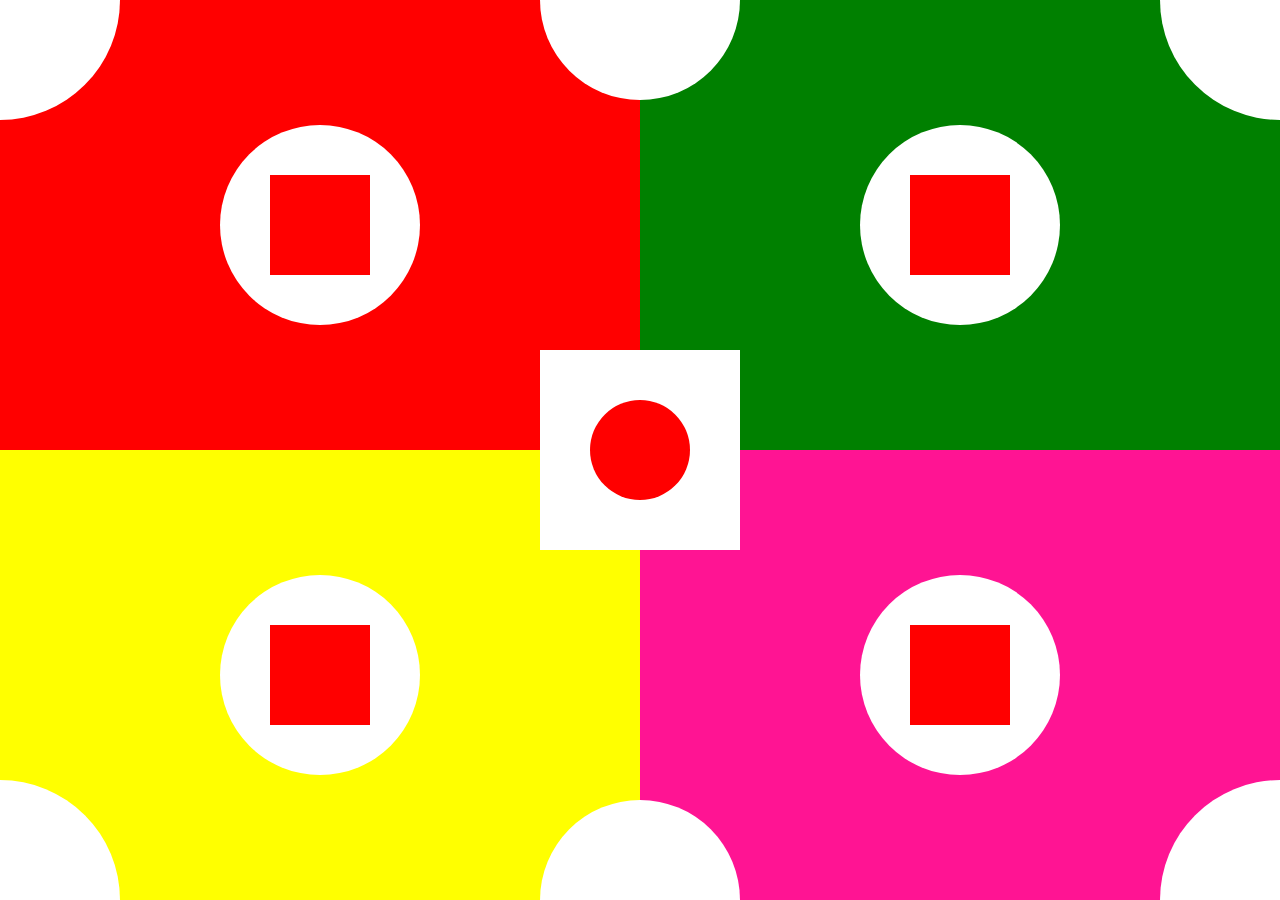
<file: CSS Assignments/Assignment1 Absolute Position/index.html>
<!DOCTYPE html>
<html lang="en">
<head>
    <meta charset="UTF-8">
    <title>Assignment 1</title>
    <link rel="stylesheet" href="assets/css/normalize.css">
    <style>
        body>section{
            height: 50%;
            width: 50%;
            position: absolute;
        }

        body>section:nth-child(1){
            background: red;
            left: 0;
            top: 0;
        }

        body>section:nth-child(2){
            background: green;
            right: 0;
            top: 0
        }

        body>section:nth-child(3){
            background: yellow;
            left: 0;
            bottom: 0;
        }

        body>section:nth-child(4){
            background: deeppink;
            right: 0;
            bottom: 0;
        }

        body>aside{
            background: white;
            width: 120px;
            height: 120px;
            position: absolute;
        }

        body>aside:nth-child(5){
              top: 0;
              left: 0;
              border-bottom-right-radius: 120px;
        }

        body>aside:nth-child(6){
              top: 0;
              right: 0;
              border-bottom-left-radius: 120px;
        }

        body>aside:nth-child(7){
               bottom: 0;
               left: 0;
               border-top-right-radius: 120px;
        }

        body>aside:nth-child(8){
               bottom: 0;
               right: 0;
               border-top-left-radius: 120px;
        }

        body>article{
            width: 200px;
            height: 200px;
            background: white;
            position: absolute;
            left: 50%;
            top: 50%;
            transform: translate(-50%,-50%);
        }

        body>div{
            width: 200px;
            height: 100px;
            background: white;
            position: absolute;


        }

        body>div:nth-child(10){
            left: 0;
            right: 0;
            top: 0;
            margin: auto;
            border-bottom-left-radius: 100px;
            border-bottom-right-radius: 100px;
        }

        body>div:nth-child(11){
            left: 0;
            right: 0;
            bottom: 0;
            margin: auto;
            border-top-left-radius: 100px;
            border-top-right-radius: 100px;
        }

        body>section>div{
            background: white;
            width: 200px;
            height: 200px;
            position: absolute;
            border-radius: 100px;
            left: 0;
            right: 0;
            top: 0;
            bottom: 0;
            margin: auto;
        }

        body>section>div>aside{
            background: red;
            width: 100px;
            height: 100px;
            position: absolute;
            left: 0;
            right: 0;
            top: 0;
            bottom: 0;
            margin: auto;
        }

        body>article>div{
            background: red;
            width: 100px;
            height: 100px;
            border-radius: 100px;
            position: absolute;
            left: 0;
            right: 0;
            top: 0;
            bottom: 0;
            margin: auto;
        }


    </style>
</head>
<body>
<section>
    <div>
        <aside></aside>
    </div>
</section>
<section>
    <div>
        <aside></aside>
    </div>
</section>
<section>
    <div>
        <aside></aside>
    </div>
</section>
<section>
    <div>
        <aside></aside>
    </div>
</section>

<aside></aside>
<aside></aside>
<aside></aside>
<aside></aside>

<article>
    <div></div>
</article>

<div></div>
<div></div>

</body>
</html>
</file>
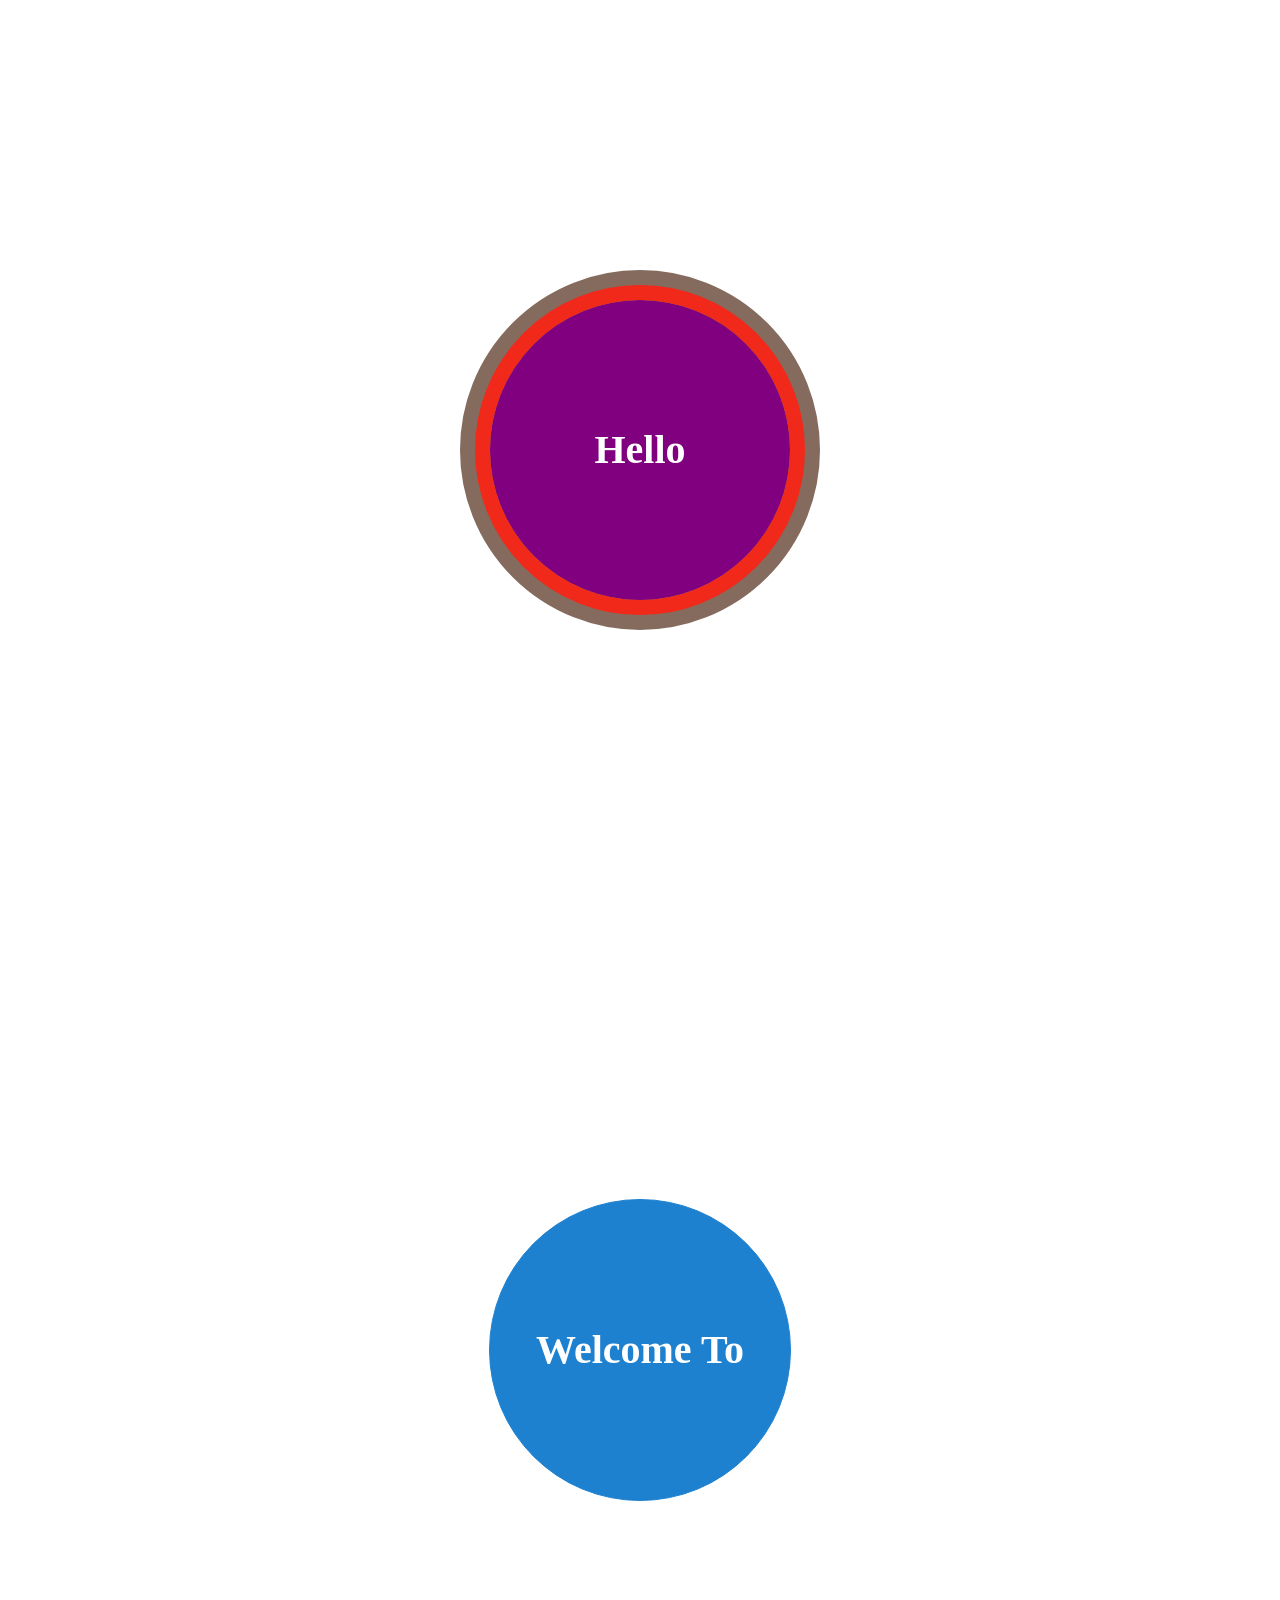
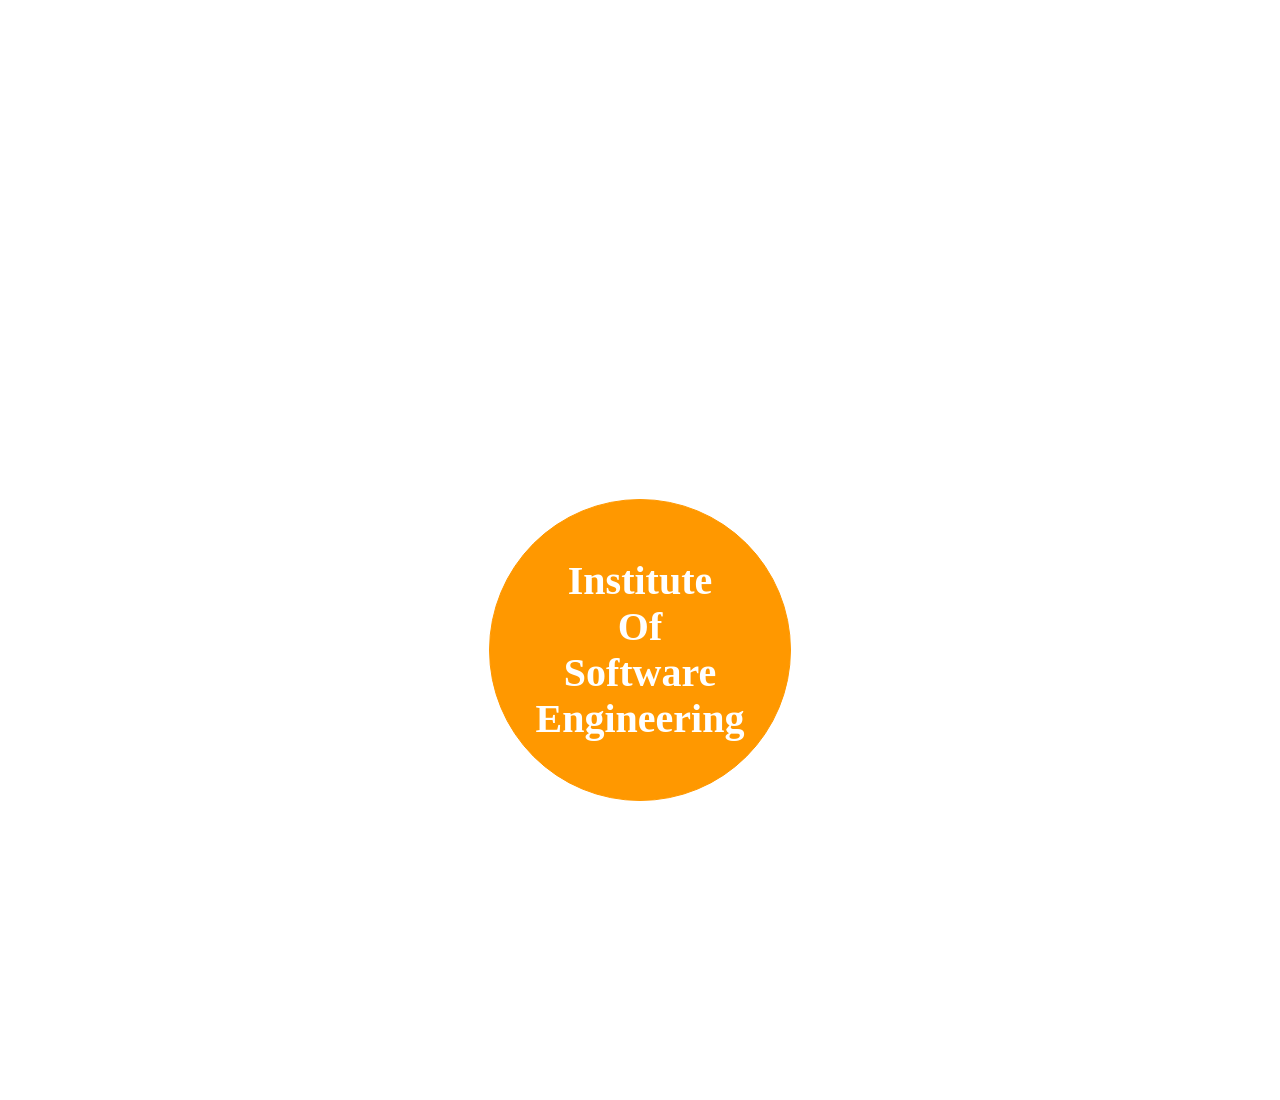
<file: CSS Assignments/Assignment2 Fixed Position/index.html>
<!DOCTYPE html>
<html lang="en">
<head>
    <meta charset="UTF-8">
    <title>Assignment 3</title>
    <link rel="stylesheet" href="assets/css/normalize.css">

    <style>

        body>main{
            height: 100vh;
            margin: 0;
            position: relative;

        }

        body>main>section{
            top: 50%;
            left: 50%;
            transform: translate(-50%, -50%);
            width: 300px;
            height: 300px;
            border-radius: 100%;
        }

        body>main>section>h3{
            color: white;
            width: max-content;
            height: max-content;
            margin: 0;
            font-size: 2.5em;
            position: absolute;
            top: 50%;
            left: 50%;
            transform: translate(-50%,-50%);
            text-align: center;
        }

        body>main:nth-child(1)>section:nth-child(1){
            position: fixed;
            border: 30px solid #846b5e;
            z-index: 1;
        }

        body>main:nth-child(1)>section:nth-child(2){
            position: fixed;
            border: 15px solid #f1291a;
            z-index: 1;

        }

        body>main:nth-child(1)>section:nth-child(3){
            position: absolute;
            border: 1px solid purple;
            background: purple;
        }

        body>main:nth-child(2)>section{
            position: absolute;
            border: 1px solid #1e81d0;
            background: #1e81d0;
        }

        body>main:nth-child(3)>section{
            position: absolute;
            border: 1px solid #ff9800;
            background: #ff9800;
        }










    </style>
</head>
<body>
<main>
    <section></section>
    <section></section>
    <section>
        <h3>Hello</h3>
    </section>
</main>

<main>
    <section>
        <h3>Welcome To</h3>
    </section>
</main>

<main>
    <section>
        <h3>Institute <br> Of <br> Software <br> Engineering</h3>
    </section>
</main>




</body>
</html>
</file>
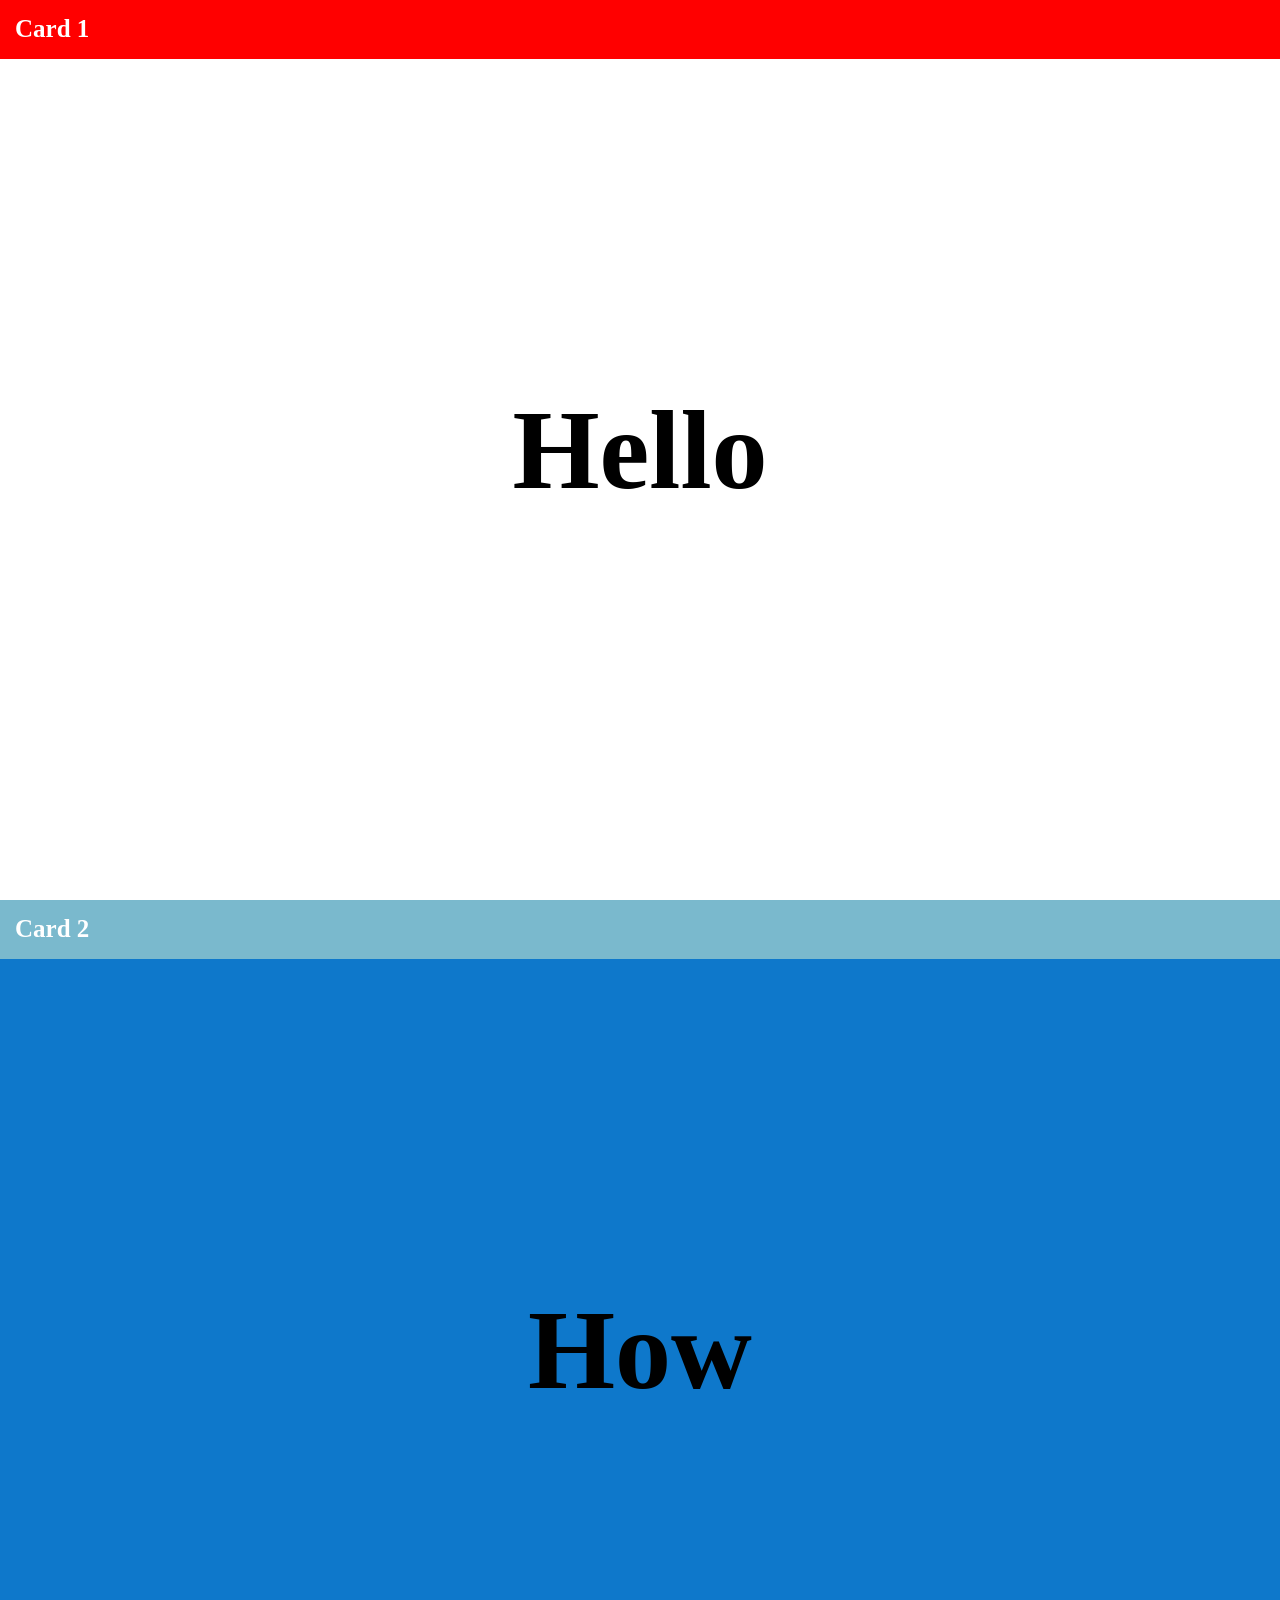
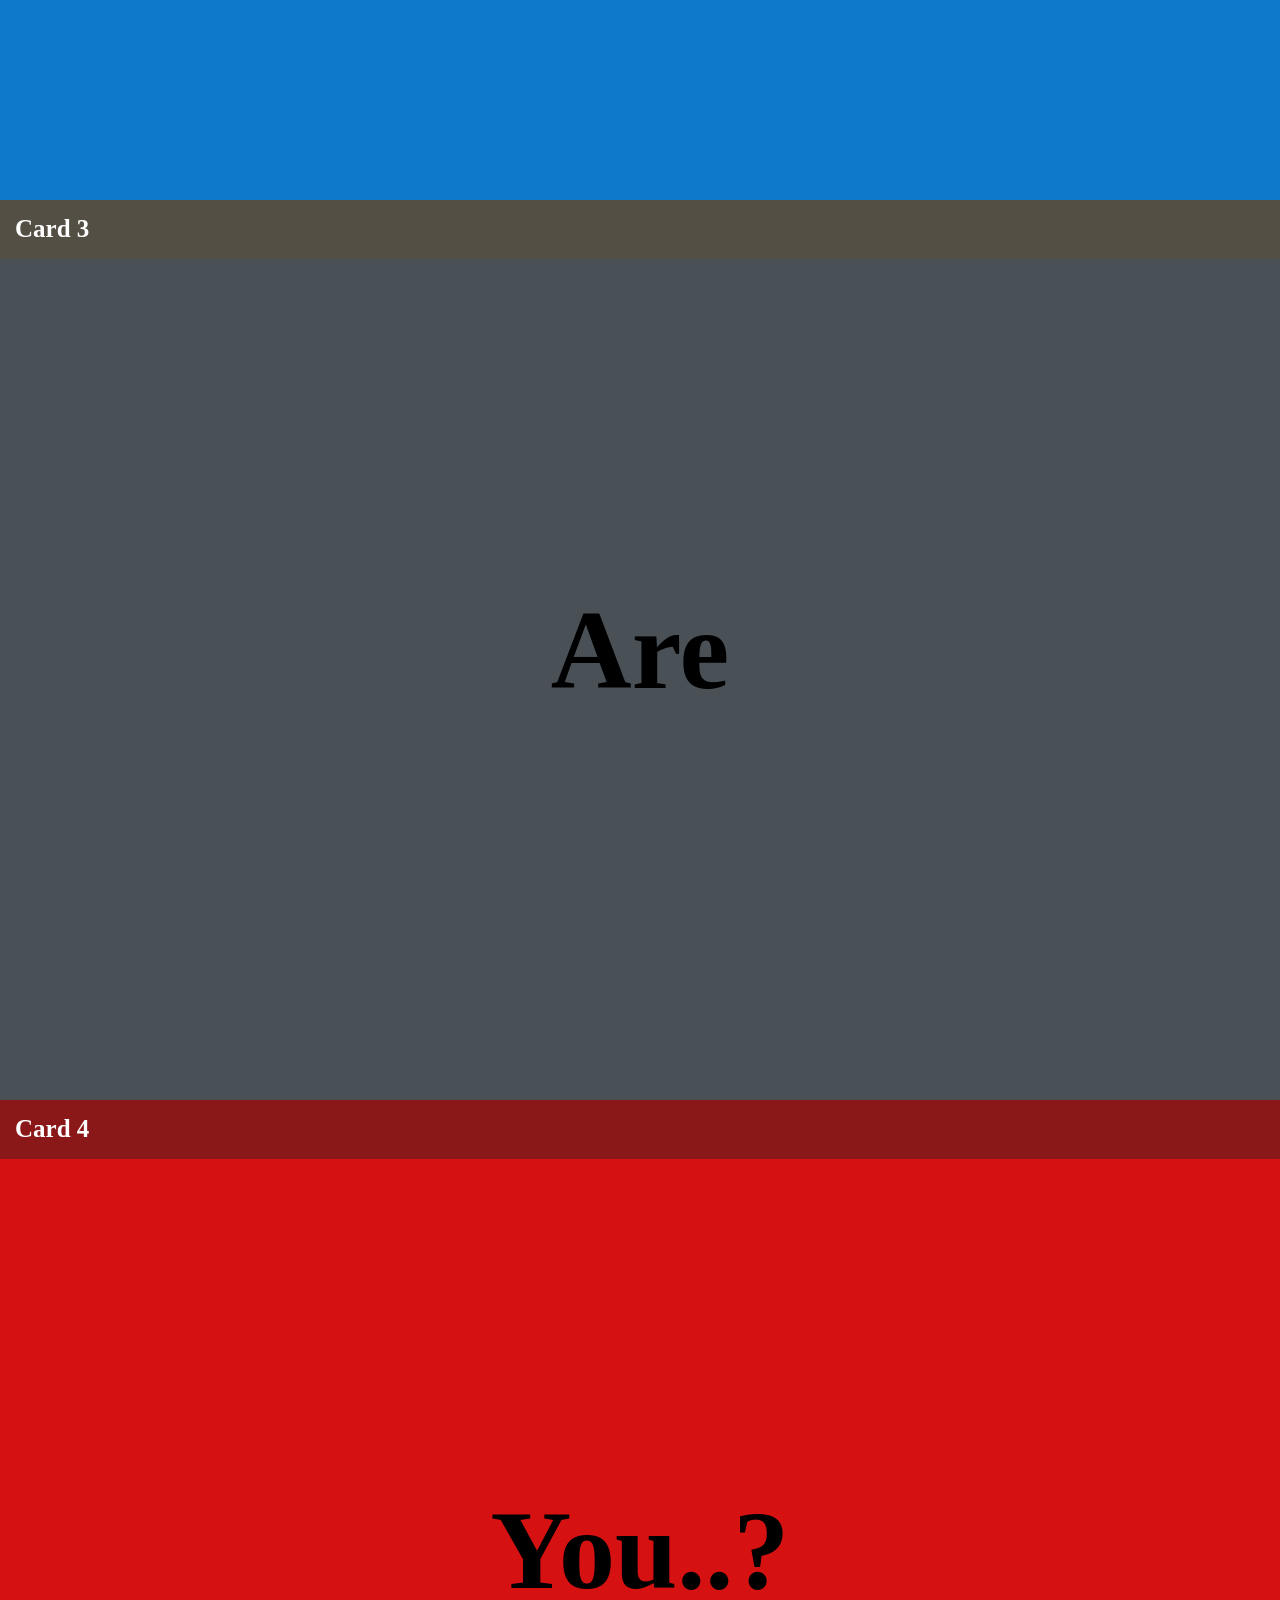
<file: CSS Assignments/Assignment3 Sticky Position/index.html>
<!DOCTYPE html>
<html lang="en">
<head>
    <meta charset="UTF-8">
    <title>Assignment 2</title>
    <link rel="stylesheet" href="assets/css/normalize.css">
    <link rel="stylesheet" href="assets/css/styles.css">
</head>
<body>

<section>
    <div>Card 1</div>
    <h1>Hello</h1>
</section>

<section>
    <div>Card 2</div>
    <h1>How</h1>
</section>

<section>
    <div>Card 3</div>
    <h1>Are</h1>
</section>

<section>
    <div>Card 4</div>
    <h1>You..?</h1>
</section>

</body>
</html>
</file>
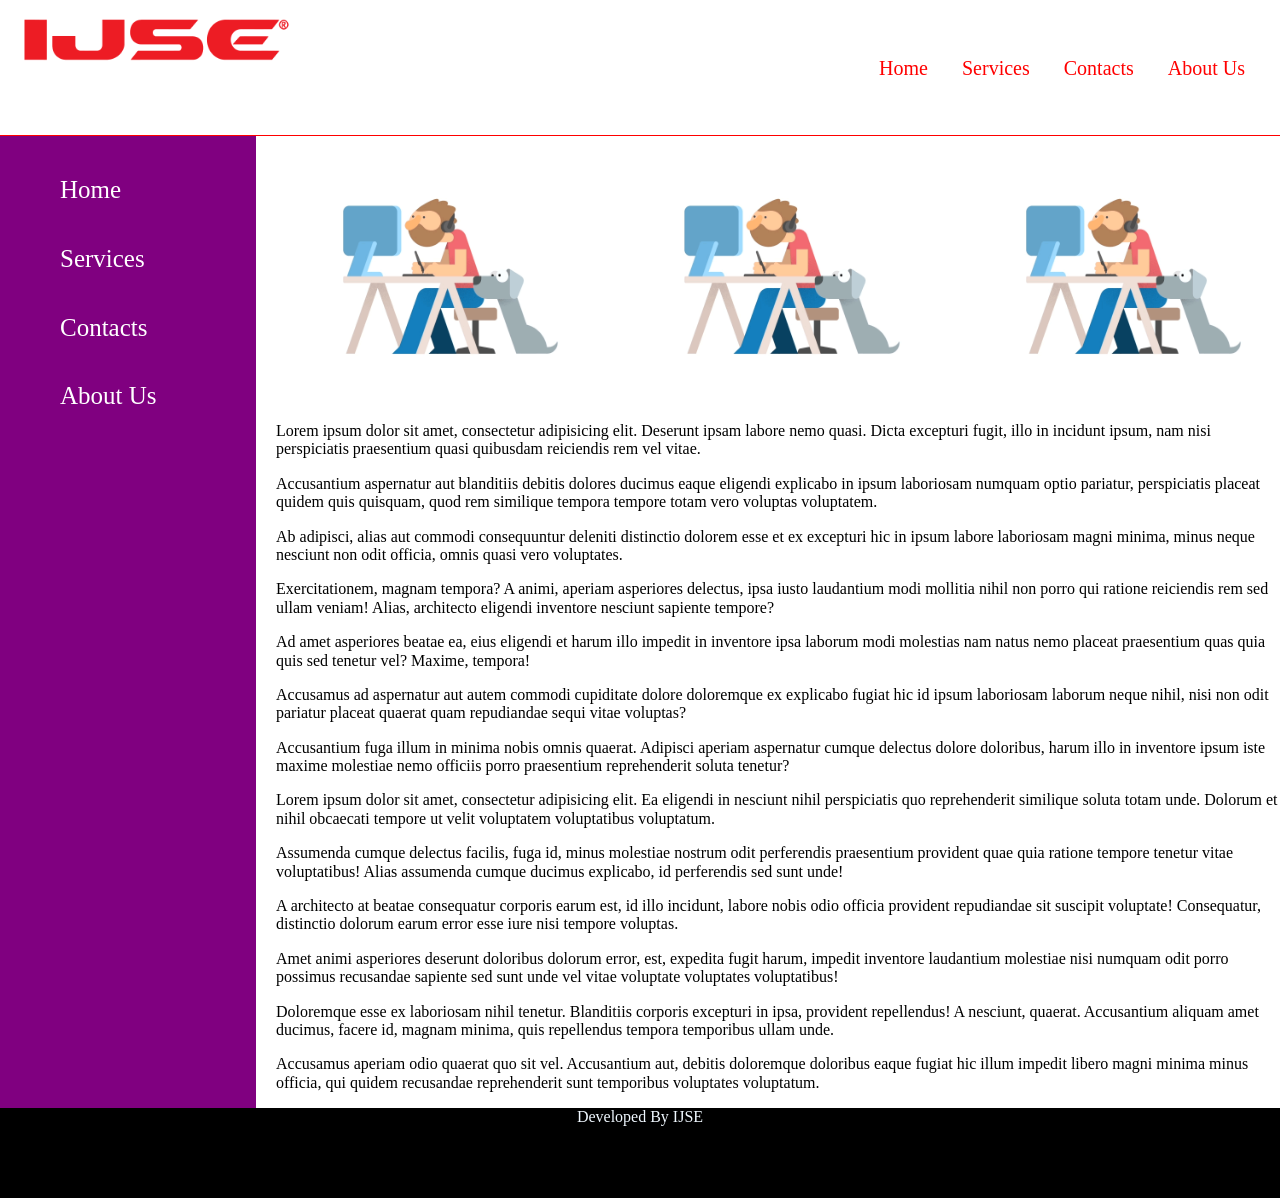
<file: CSS Assignments/Assignment4 Responsive Web Site/index.html>
<!DOCTYPE html>
<html lang="en">
<head>
    <meta charset="UTF-8" />
    <meta name="viewport" content="width=device-width, initial-scale=1.0" />
    <link rel="stylesheet" href="assets/css/normalize.css" />
    <title>Assignment4</title>
    <style>
        body>header{
            height: 15vh;
            position: relative;
            border-bottom: 1px solid red;
        }

        body>header>img{
            margin-left: 20px;
            height: 80px;
        }

        body>header>ul{
            position: absolute;
            list-style: none;
            padding: 0;
            display: block;
            top: 30%;
            right: 20px;
        }

        body>header>ul>li{
            display: inline;
            padding: 15px;
            font-size: 20px;
            color: red;
        }

        body>main{
            display: flex;
        }

        body>main>aside{
            width: 20vw;
            background: purple;
            color: white;
        }

        body>main>aside>ul{
            list-style: none;
            margin-top: 20px;
        }

        body>main>aside>ul>li{
            padding: 20px;
            font-size: 25px;
        }

        body>main>div{
            width: 80vw;
        }

        body>main>div>section{
            width: 100%;
            height: 30vh;
            display: flex;
        }

        body>main>div>section>img{
            width: calc(100%/3);
        }

        body>main>div>p{
            margin-left: 20px;
        }

        body>footer{
            height: 10vh;
            background: black;
            color: aliceblue;
            text-align: center;
        }




    </style>
</head>
<body>
<header>
    <img class="logo" src="assets/images/ijse.png" alt="ijse logo">
    <ul>
        <li>Home</li>
        <li>Services</li>
        <li>Contacts</li>
        <li>About Us</li>
    </ul>
</header>
<main>
    <aside>
        <ul>
            <li>Home</li>
            <li>Services</li>
            <li>Contacts</li>
            <li>About Us</li>
        </ul>
    </aside>
    <div>
        <section class="image">
            <img src="assets/images/workingGif.gif" alt="working gif">
            <img src="assets/images/workingGif.gif" alt="working gif">
            <img src="assets/images/workingGif.gif" alt="working gif">
        </section>
        <p>Lorem ipsum dolor sit amet, consectetur adipisicing elit. Deserunt ipsam labore nemo quasi. Dicta excepturi
            fugit, illo in incidunt ipsum, nam nisi perspiciatis praesentium quasi quibusdam reiciendis rem vel vitae.</p>
        <p>Accusantium aspernatur aut blanditiis debitis dolores ducimus eaque eligendi explicabo in ipsum laboriosam
            numquam optio pariatur, perspiciatis placeat quidem quis quisquam, quod rem similique tempora tempore totam vero
            voluptas voluptatem.</p>
        <p>Ab adipisci, alias aut commodi consequuntur deleniti distinctio dolorem esse et ex excepturi hic in ipsum labore
            laboriosam magni minima, minus neque nesciunt non odit officia, omnis quasi vero voluptates.</p>
        <p>Exercitationem, magnam tempora? A animi, aperiam asperiores delectus, ipsa iusto laudantium modi mollitia nihil
            non porro qui ratione reiciendis rem sed ullam veniam! Alias, architecto eligendi inventore nesciunt sapiente
            tempore?</p>
        <p>Ad amet asperiores beatae ea, eius eligendi et harum illo impedit in inventore ipsa laborum modi molestias nam
            natus nemo placeat praesentium quas quia quis sed tenetur vel? Maxime, tempora!</p>
        <p>Accusamus ad aspernatur aut autem commodi cupiditate dolore doloremque ex explicabo fugiat hic id ipsum
            laboriosam laborum neque nihil, nisi non odit pariatur placeat quaerat quam repudiandae sequi vitae
            voluptas?</p>
        <p>Accusantium fuga illum in minima nobis omnis quaerat. Adipisci aperiam aspernatur cumque delectus dolore
            doloribus, harum illo in inventore ipsum iste maxime molestiae nemo officiis porro praesentium reprehenderit
            soluta tenetur?</p>
        <p>Lorem ipsum dolor sit amet, consectetur adipisicing elit. Ea eligendi in nesciunt nihil perspiciatis quo
            reprehenderit similique soluta totam unde. Dolorum et nihil obcaecati tempore ut velit voluptatem voluptatibus
            voluptatum.</p>
        <p>Assumenda cumque delectus facilis, fuga id, minus molestiae nostrum odit perferendis praesentium provident quae
            quia ratione tempore tenetur vitae voluptatibus! Alias assumenda cumque ducimus explicabo, id perferendis sed
            sunt unde!</p>
        <p>A architecto at beatae consequatur corporis earum est, id illo incidunt, labore nobis odio officia provident
            repudiandae sit suscipit voluptate! Consequatur, distinctio dolorum earum error esse iure nisi tempore
            voluptas.</p>
        <p>Amet animi asperiores deserunt doloribus dolorum error, est, expedita fugit harum, impedit inventore laudantium
            molestiae nisi numquam odit porro possimus recusandae sapiente sed sunt unde vel vitae voluptate voluptates
            voluptatibus!</p>
        <p>Doloremque esse ex laboriosam nihil tenetur. Blanditiis corporis excepturi in ipsa, provident repellendus! A
            nesciunt, quaerat. Accusantium aliquam amet ducimus, facere id, magnam minima, quis repellendus tempora
            temporibus ullam unde.</p>
        <p>Accusamus aperiam odio quaerat quo sit vel. Accusantium aut, debitis doloremque doloribus eaque fugiat hic illum
            impedit libero magni minima minus officia, qui quidem recusandae reprehenderit sunt temporibus voluptates
            voluptatum.</p>
    </div>
</main>

<footer>Developed By IJSE</footer>
</body>
</html>
</file>
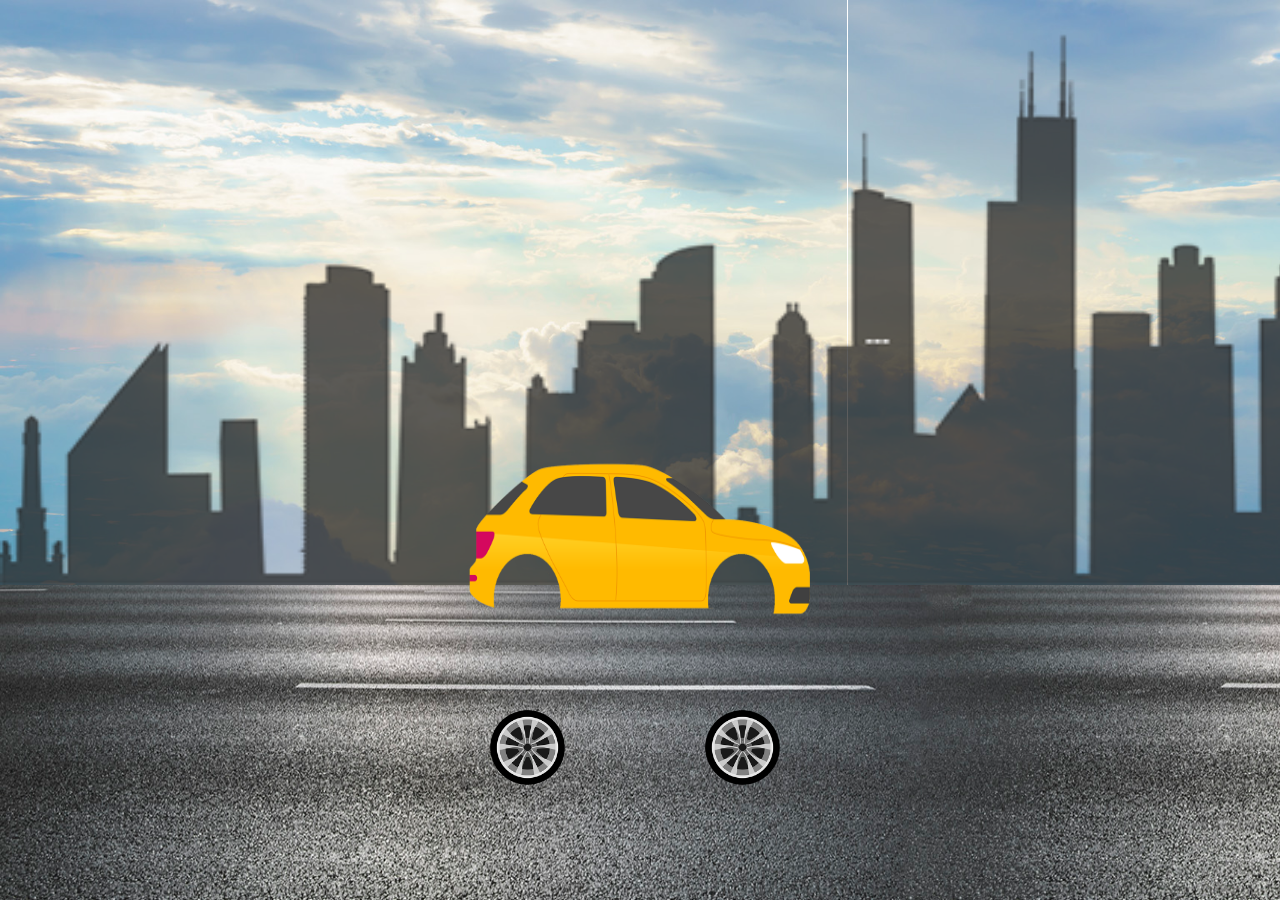
<file: CSS Assignments/Assignment8 Car Animation/index.html>
<!--Car animation-->
<!DOCTYPE html>
<html lang="en">
<head>
    <meta charset="UTF-8">
    <title>Assignment8</title>
    <link rel="stylesheet" href="assets/css/normalize.css">
    <style>
        body {
            overflow: hidden;
        }

        main {
            position: fixed;
            width: 100vw;
            height: 100vh;
            background: url("assets/images/sky.jpg");
            background-size: cover;
            background-position: center;
            margin: 0;
        }

        .car {
            height: 200px;
            width: 350px;
            position: fixed;
            left: 50%;
            top: 50%;
            transform: translateX(-50%);
        }

        .wheel1 {
            position: fixed;
            width: 75px;
            height: 75px;
            bottom: 115px;
            left: 490px;
            animation: rotate 5s infinite;
        }

        .wheel2 {
            position: fixed;
            width: 75px;
            height: 75px;
            bottom: 115px;
            left: 705px;
            animation: rotate 5s infinite;
        }

        .road {
            position: absolute;
            width: 300vw;
            height: 35%;
            bottom: 0;
            margin-left: 0;
            animation: moving 5s infinite;
        }

        .city {
            position: absolute;
            width: 300vw;
            height: 65%;
            bottom: 35%;
            margin-left: 0;
            animation: moving 5s infinite;
        }

        @keyframes rotate {
            0% {
                transform: rotate(0deg);
            }
            50% {
                transform: rotate(720deg);
            }
            100%{
                transform: rotate(540deg);
            }
        }

        @keyframes moving {
            0% {
                transform: translateX(0px);
            }
            100% {
                transform: translateX(-2100px);
            }
        }
    </style>
</head>
<body>
<main>
    <img class="city" src="assets/images/city.png">
    <img class="road" src="assets/images/road.jpg">
    <img class="car" src="assets/images/car.png">
    <img class="wheel1" src="assets/images/wheel.png">
    <img class="wheel2" src="assets/images/wheel.png">
</main>
</body>
</html>
</file>
<file: CSS Assignments/Assignment3 Sticky Position/assets/css/styles.css>
body>section{
            position: relative;
            width: 100vw;
            height: 100vh;
        }

        body>section>div{
            height: max-content;
            font-size: 25px;
            font-weight: bold;
            color: white;
            padding: 15px;
            position: sticky;
            top: 0;
            z-index: 1;

        }

        body>section>h1{
            position: absolute;
            width: max-content;
            height: max-content;
            top: 0;
            right: 0;
            bottom: 0;
            left: 0;
            margin: auto;
            font-size: 7em;
        }

        body>section:nth-child(1){
            background: white;
        }

        body>section:nth-child(1)>div{
            background: red;

        }

        body>section:nth-child(2){
            background: #0e78cb;
        }

        body>section:nth-child(2)>div{
            background: #7ab9cd;
        }

        body>section:nth-child(3){
            background: #495056;
        }

        body>section:nth-child(3)>div{
            background: #544f44;
        }

        body>section:nth-child(4){
            background: #d51111;
        }

        body>section:nth-child(4)>div{
            background: #8b1818;
        }
</file>
